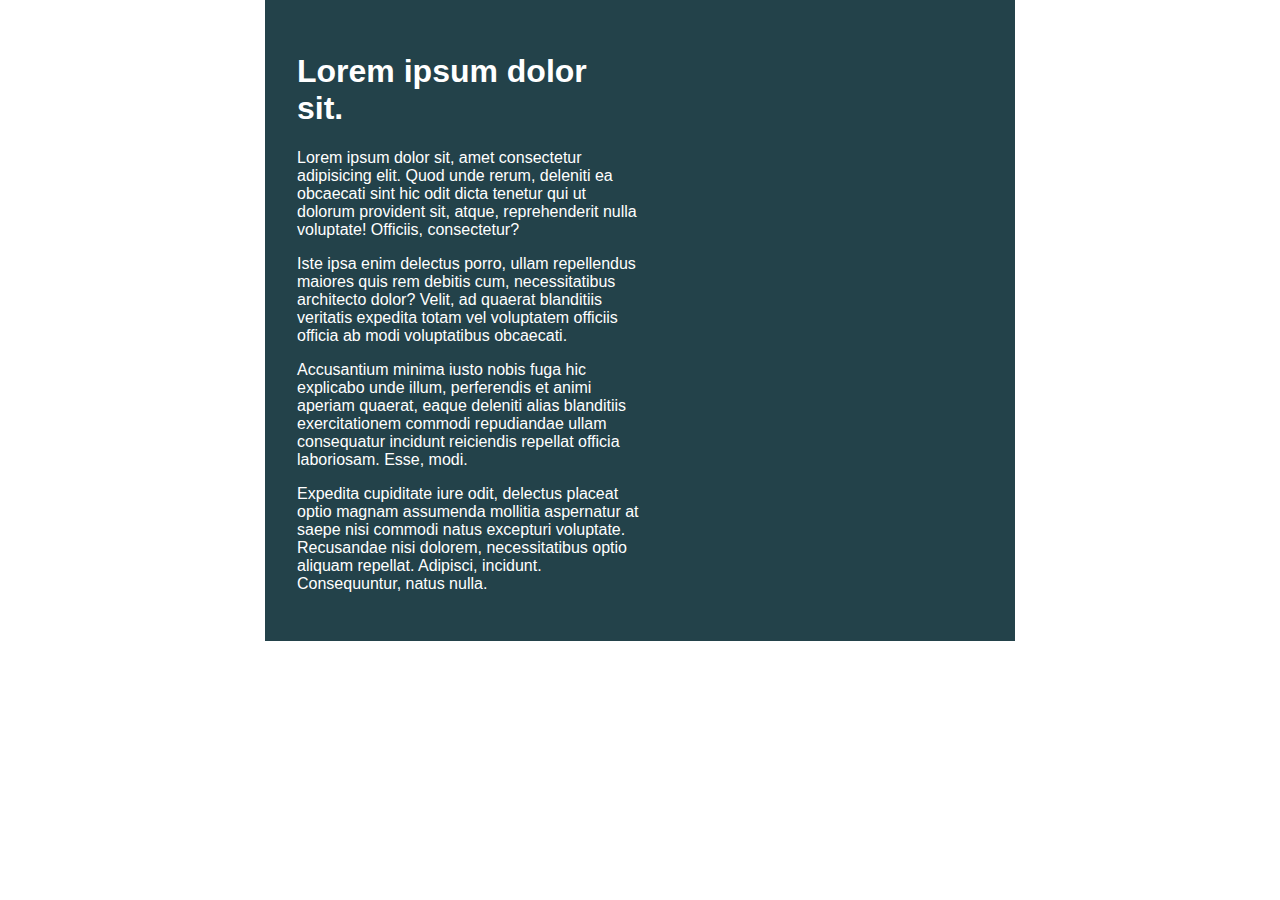
<file: crl-01/index.html>
<!DOCTYPE html>
<html lang="en">

<head>
    <meta charset="UTF-8">
    <meta name="viewport" content="width=device-width, initial-scale=1.0">
    <title>Day 01</title>

    <link rel="stylesheet" href="style.css">
</head>

<body>
    <div class="container">
        <div class="intro-content">
            <h1>Lorem ipsum dolor sit.</h1>
            <p>Lorem ipsum dolor sit, amet consectetur adipisicing elit. Quod unde rerum, deleniti ea obcaecati sint hic
                odit dicta tenetur qui ut dolorum provident sit, atque, reprehenderit nulla voluptate! Officiis,
                consectetur?</p>
            <p>Iste ipsa enim delectus porro, ullam repellendus maiores quis rem debitis cum, necessitatibus architecto
                dolor? Velit, ad quaerat blanditiis veritatis expedita totam vel voluptatem officiis officia ab modi
                voluptatibus obcaecati.</p>
            <p>Accusantium minima iusto nobis fuga hic explicabo unde illum, perferendis et animi aperiam quaerat, eaque
                deleniti alias blanditiis exercitationem commodi repudiandae ullam consequatur incidunt reiciendis
                repellat officia laboriosam. Esse, modi.</p>
            <p>Expedita cupiditate iure odit, delectus placeat optio magnam assumenda mollitia aspernatur at saepe nisi
                commodi natus excepturi voluptate. Recusandae nisi dolorem, necessitatibus optio aliquam repellat.
                Adipisci, incidunt. Consequuntur, natus nulla.</p>
        </div>
    </div>
</body>

</html>
</file>
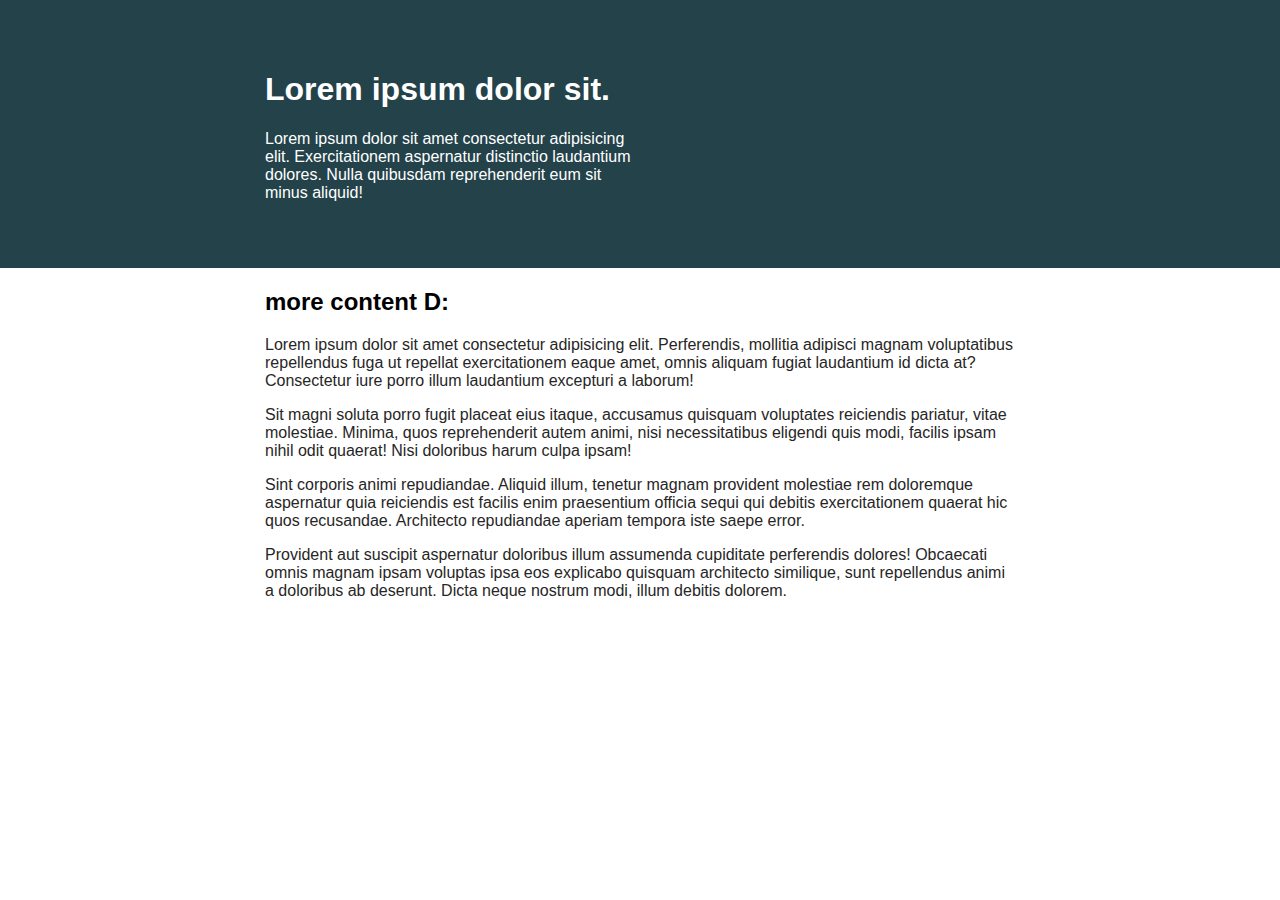
<file: crl-02/index.html>
<!DOCTYPE html>
<html lang="en">
  <head>
    <meta charset="UTF-8" />
    <meta name="viewport" content="width=device-width, initial-scale=1.0" />
    <title>Day 01</title>

    <link rel="stylesheet" href="style.css" />
  </head>
  <body>
    <div class="wrapper">
      <div class="container">
        <div class="intro-content">
          <h1>Lorem ipsum dolor sit.</h1>
          <p>
            Lorem ipsum dolor sit amet consectetur adipisicing elit.
            Exercitationem aspernatur distinctio laudantium dolores. Nulla
            quibusdam reprehenderit eum sit minus aliquid!
          </p>
        </div>
      </div>
    </div>

    <div class="container sub-content">
      <h2>more content D:</h2>
      <p>
        Lorem ipsum dolor sit amet consectetur adipisicing elit. Perferendis,
        mollitia adipisci magnam voluptatibus repellendus fuga ut repellat
        exercitationem eaque amet, omnis aliquam fugiat laudantium id dicta at?
        Consectetur iure porro illum laudantium excepturi a laborum!
      </p>
      <p>
        Sit magni soluta porro fugit placeat eius itaque, accusamus quisquam
        voluptates reiciendis pariatur, vitae molestiae. Minima, quos
        reprehenderit autem animi, nisi necessitatibus eligendi quis modi,
        facilis ipsam nihil odit quaerat! Nisi doloribus harum culpa ipsam!
      </p>
      <p>
        Sint corporis animi repudiandae. Aliquid illum, tenetur magnam provident
        molestiae rem doloremque aspernatur quia reiciendis est facilis enim
        praesentium officia sequi qui debitis exercitationem quaerat hic quos
        recusandae. Architecto repudiandae aperiam tempora iste saepe error.
      </p>
      <p>
        Provident aut suscipit aspernatur doloribus illum assumenda cupiditate
        perferendis dolores! Obcaecati omnis magnam ipsam voluptas ipsa eos
        explicabo quisquam architecto similique, sunt repellendus animi a
        doloribus ab deserunt. Dicta neque nostrum modi, illum debitis dolorem.
      </p>
    </div>
  </body>
</html>
</file>
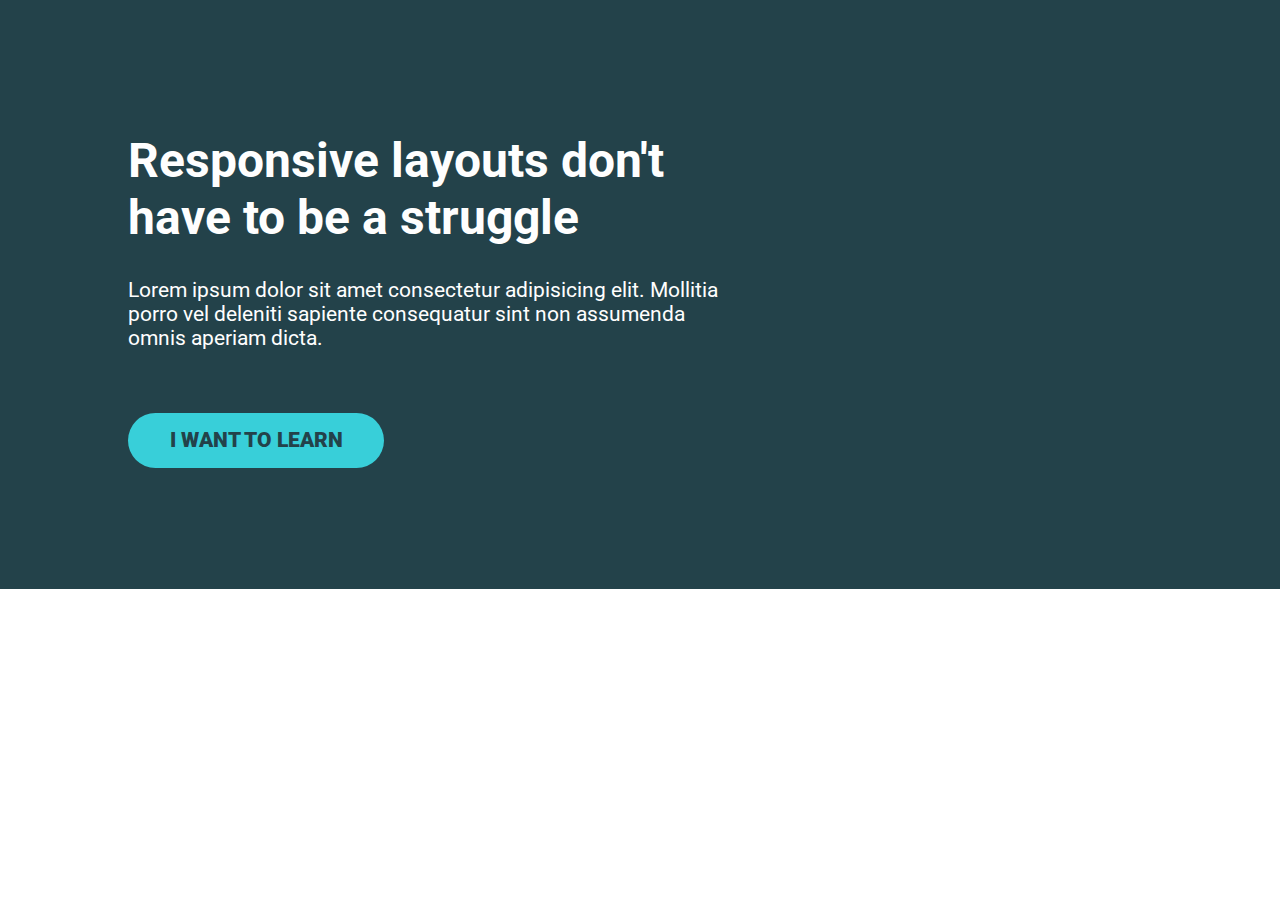
<file: crl-03/index.html>
<!DOCTYPE html>
<html lang="en">
  <head>
    <meta charset="UTF-8" />
    <meta http-equiv="X-UA-Compatible" content="IE=edge" />
    <meta name="viewport" content="width=device-width, initial-scale=1.0" />
    <title>CRL</title>
    <link rel="preconnect" href="https://fonts.googleapis.com" />
    <link rel="preconnect" href="https://fonts.gstatic.com" crossorigin />
    <link
      href="https://fonts.googleapis.com/css2?family=Roboto:wght@400;900&display=swap"
      rel="stylesheet"
    />
    <link rel="stylesheet" href="style.css" />
  </head>
  <body>
    <div class="hero-section">
      <div class="container">
        <div class="hero__content">
          <h1>Responsive layouts don't have to be a struggle</h1>
          <p>
            Lorem ipsum dolor sit amet consectetur adipisicing elit. Mollitia
            porro vel deleniti sapiente consequatur sint non assumenda omnis
            aperiam dicta.
          </p>
          <p class="hero__btn-wrapper"><a href="#" class="btn">I want to learn</a></p>
        </div>
      </div>
    </div>
  </body>
</html>
</file>
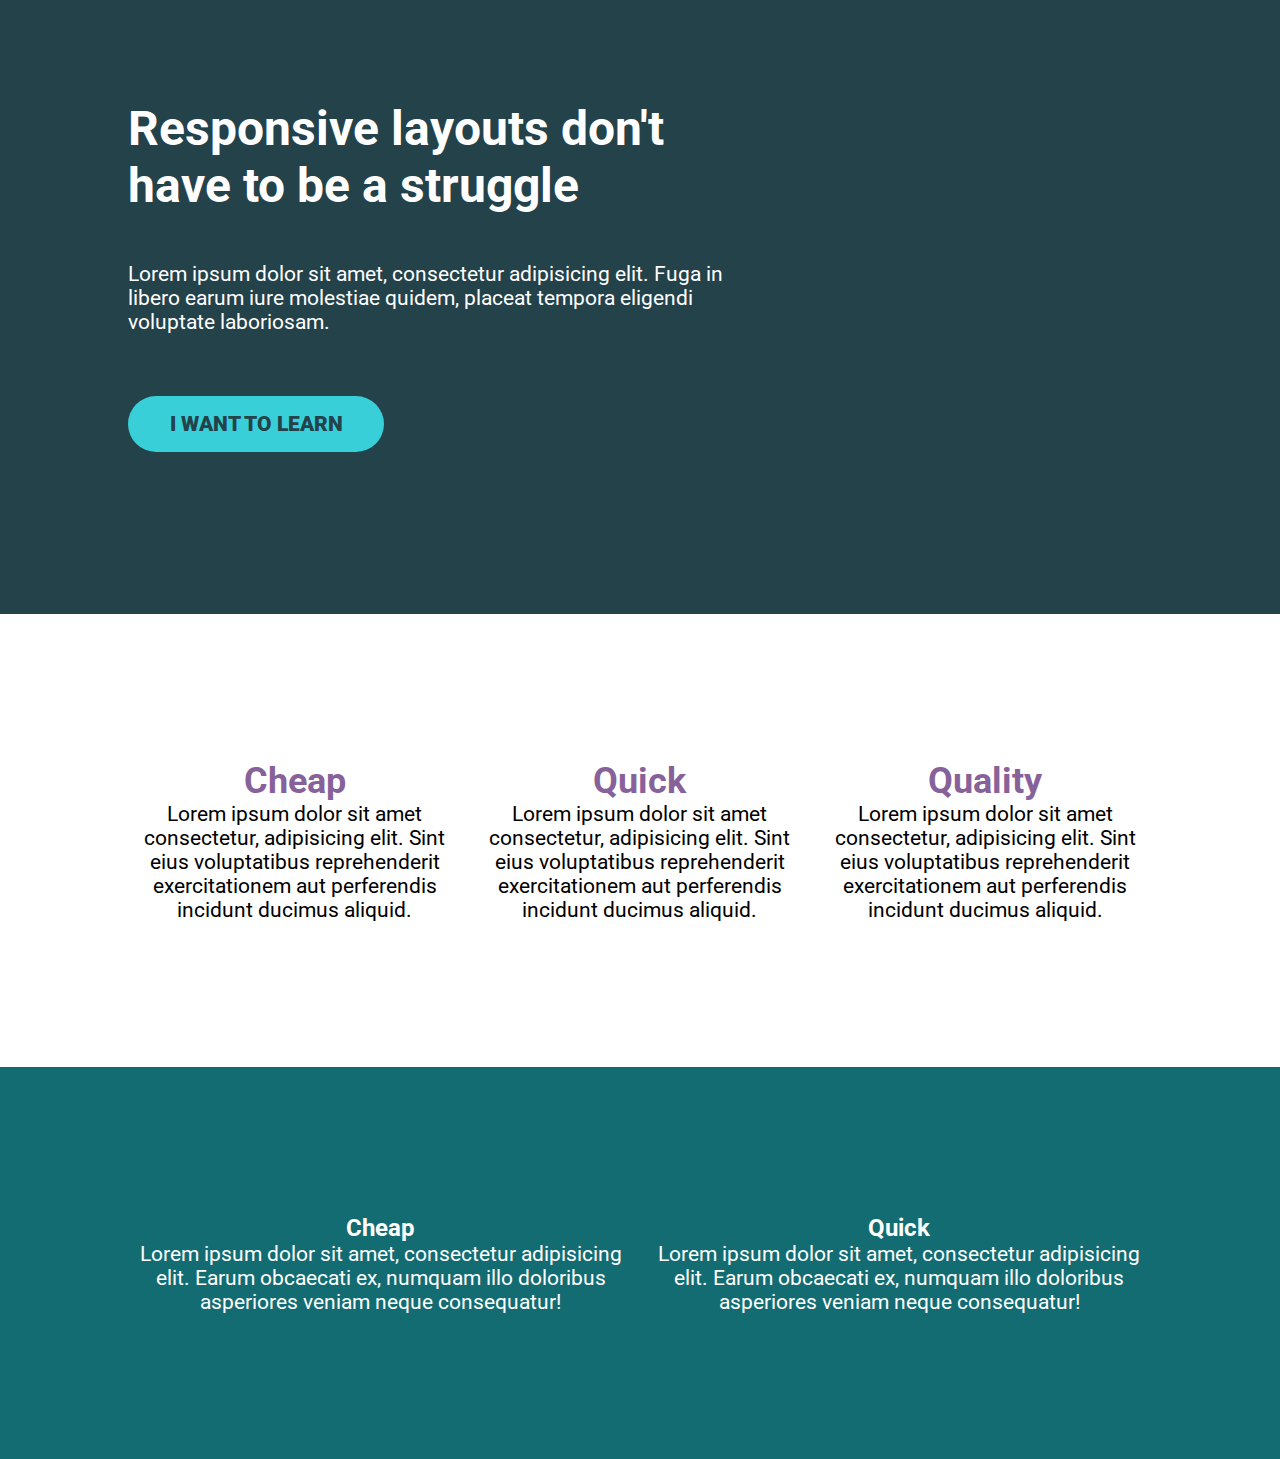
<file: crl-04/index.html>
<!DOCTYPE html>
<html lang="en">
  <head>
    <meta charset="UTF-8" />
    <meta http-equiv="X-UA-Compatible" content="IE=edge" />
    <meta name="viewport" content="width=device-width, initial-scale=1.0" />
    <title>CRL-04</title>
    <link rel="preconnect" href="https://fonts.googleapis.com" />
    <link rel="preconnect" href="https://fonts.gstatic.com" crossorigin />
    <link
      href="https://fonts.googleapis.com/css2?family=Roboto:wght@400;900&display=swap"
      rel="stylesheet"
    />
    <link rel="stylesheet" href="style.css" />
  </head>
  <body>
    <div class="hero-section">
      <div class="container">
        <div class="hero__content">
          <h1>Responsive layouts don't have to be a struggle</h1>
          <p>
            Lorem ipsum dolor sit amet, consectetur adipisicing elit. Fuga in
            libero earum iure molestiae quidem, placeat tempora eligendi
            voluptate laboriosam.
          </p>
          <p><a class="btn" href="#">I want to learn</a></p>
        </div>
      </div>
    </div>
    <section class="second-section">
      <div class="container row">
        <div class="col">
          <h3 class="section__heading">Cheap</h3>
          <p class="section__subtext">
            Lorem ipsum dolor sit amet consectetur, adipisicing elit. Sint eius
            voluptatibus reprehenderit exercitationem aut perferendis incidunt
            ducimus aliquid.
          </p>
        </div>
        <div class="col">
          <h3 class="section__heading">Quick</h3>
          <p class="section__subtext">
            Lorem ipsum dolor sit amet consectetur, adipisicing elit. Sint eius
            voluptatibus reprehenderit exercitationem aut perferendis incidunt
            ducimus aliquid.
          </p>
        </div>
        <div class="col">
          <h3 class="section__heading">Quality</h3>
          <p class="section__subtext">
            Lorem ipsum dolor sit amet consectetur, adipisicing elit. Sint eius
            voluptatibus reprehenderit exercitationem aut perferendis incidunt
            ducimus aliquid.
          </p>
        </div>
      </div>
    </section>
    <section class="third-section">
      <div class="container row">
        <div class="col">
          <h3>Cheap</h3>
          <p class="section__subtext">
            Lorem ipsum dolor sit amet, consectetur adipisicing elit. Earum
            obcaecati ex, numquam illo doloribus asperiores veniam neque
            consequatur!
          </p>
        </div>
        <div class="col">
          <h3>Quick</h3>
          <p class="section__subtext">
            Lorem ipsum dolor sit amet, consectetur adipisicing elit. Earum
            obcaecati ex, numquam illo doloribus asperiores veniam neque
            consequatur!
          </p>
        </div>
      </div>
    </section>
  </body>
</html>
</file>
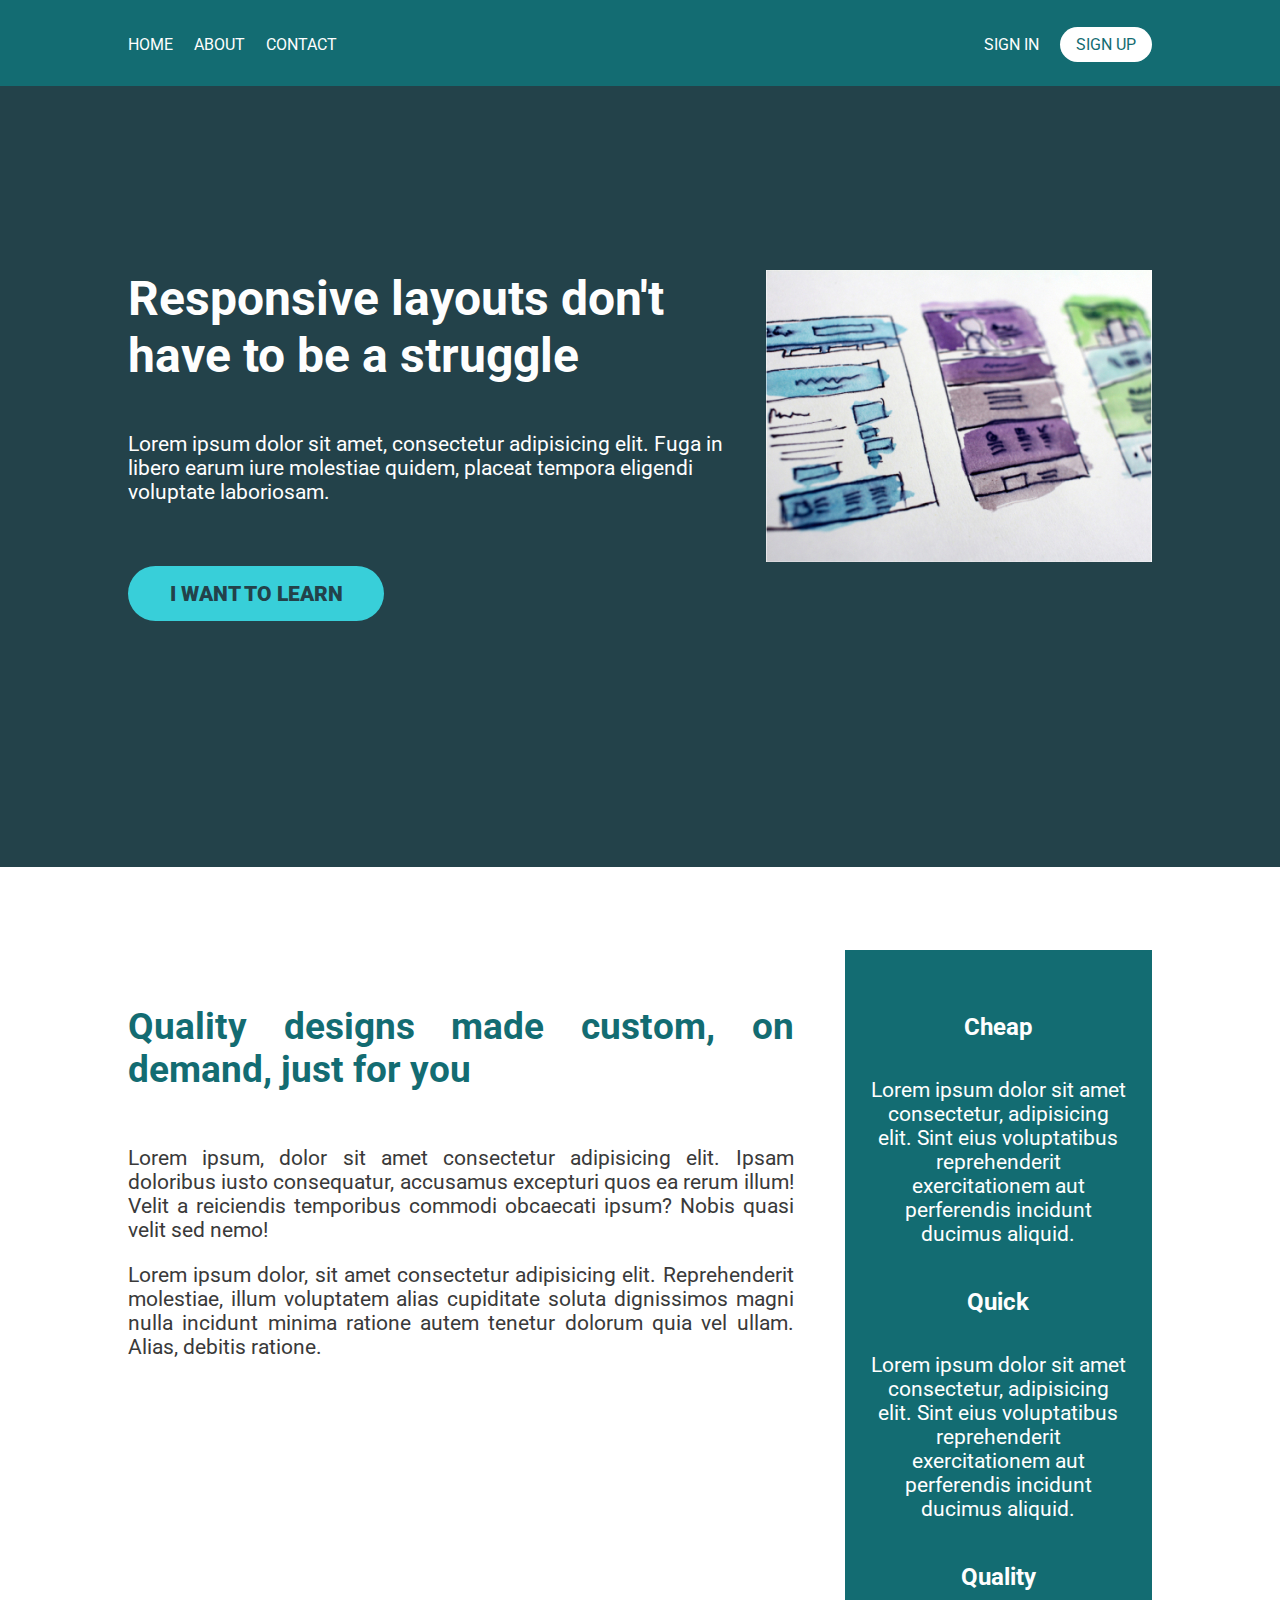
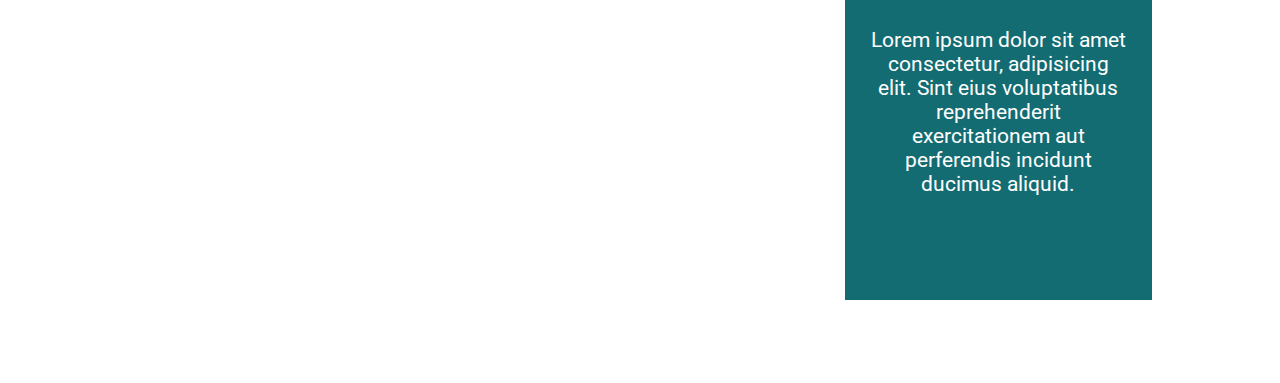
<file: crl-05/index.html>
<!DOCTYPE html>
<html lang="en">
  <head>
    <meta charset="UTF-8" />
    <meta http-equiv="X-UA-Compatible" content="IE=edge" />
    <meta name="viewport" content="width=device-width, initial-scale=1.0" />
    <title>CRL-04</title>
    <link rel="preconnect" href="https://fonts.googleapis.com" />
    <link rel="preconnect" href="https://fonts.gstatic.com" crossorigin />
    <link
      href="https://fonts.googleapis.com/css2?family=Roboto:wght@400;900&display=swap"
      rel="stylesheet"
    />
    <link rel="stylesheet" href="style.css" />
  </head>
  <body>
    <header class="header">
      <nav class="nav container">
        <ul class="nav__list">
          <li class="nav__item">
            <a href="#" class="nav__link">Home</a>
          </li>
          <li class="nav__item">
            <a href="#" class="nav__link">About</a>
          </li>
          <li class="nav__item">
            <a href="#" class="nav__link">Contact</a>
          </li>
        </ul>
        <ul class="nav__list">
          <li class="nav__item">
            <a href="#" class="nav__link">Sign in</a>
          </li>
          <li class="nav__item">
            <a href="#" class="nav__link nav__link--button">Sign up</a>
          </li>
        </ul>
      </nav>
    </header>
    <div class="hero-section">
      <div class="container row">
        <div class="hero__content">
          <h1>Responsive layouts don't have to be a struggle</h1>
          <p>
            Lorem ipsum dolor sit amet, consectetur adipisicing elit. Fuga in
            libero earum iure molestiae quidem, placeat tempora eligendi
            voluptate laboriosam.
          </p>
          <p><a class="btn" href="#">I want to learn</a></p>
        </div>
        <div class="hero-section__image">
          <img src="./img/hero-img.jpg" alt="website sketches" />
        </div>
      </div>
    </div>
    <section class="section-2">
      <div class="container row">
        <div class="section-2__content">
          <h2>Quality designs made custom, on demand, just for you</h2>
          <p>
            Lorem ipsum, dolor sit amet consectetur adipisicing elit. Ipsam
            doloribus iusto consequatur, accusamus excepturi quos ea rerum
            illum! Velit a reiciendis temporibus commodi obcaecati ipsum? Nobis
            quasi velit sed nemo!
          </p>
          <p>
            Lorem ipsum dolor, sit amet consectetur adipisicing elit.
            Reprehenderit molestiae, illum voluptatem alias cupiditate soluta
            dignissimos magni nulla incidunt minima ratione autem tenetur
            dolorum quia vel ullam. Alias, debitis ratione.
          </p>
        </div>
        <aside class="aside">
          <div class="aside__block">
            <h3 class="section__heading">Cheap</h3>
            <p class="section__subtext">
              Lorem ipsum dolor sit amet consectetur, adipisicing elit. Sint
              eius voluptatibus reprehenderit exercitationem aut perferendis
              incidunt ducimus aliquid.
            </p>
          </div>
          <div class="aside__block">
            <h3 class="section__heading">Quick</h3>
            <p class="section__subtext">
              Lorem ipsum dolor sit amet consectetur, adipisicing elit. Sint
              eius voluptatibus reprehenderit exercitationem aut perferendis
              incidunt ducimus aliquid.
            </p>
          </div>
          <div class="aside__block">
            <h3 class="section__heading">Quality</h3>
            <p class="section__subtext">
              Lorem ipsum dolor sit amet consectetur, adipisicing elit. Sint
              eius voluptatibus reprehenderit exercitationem aut perferendis
              incidunt ducimus aliquid.
            </p>
          </div>
        </aside>
      </div>
    </section>
  </body>
</html>
</file>
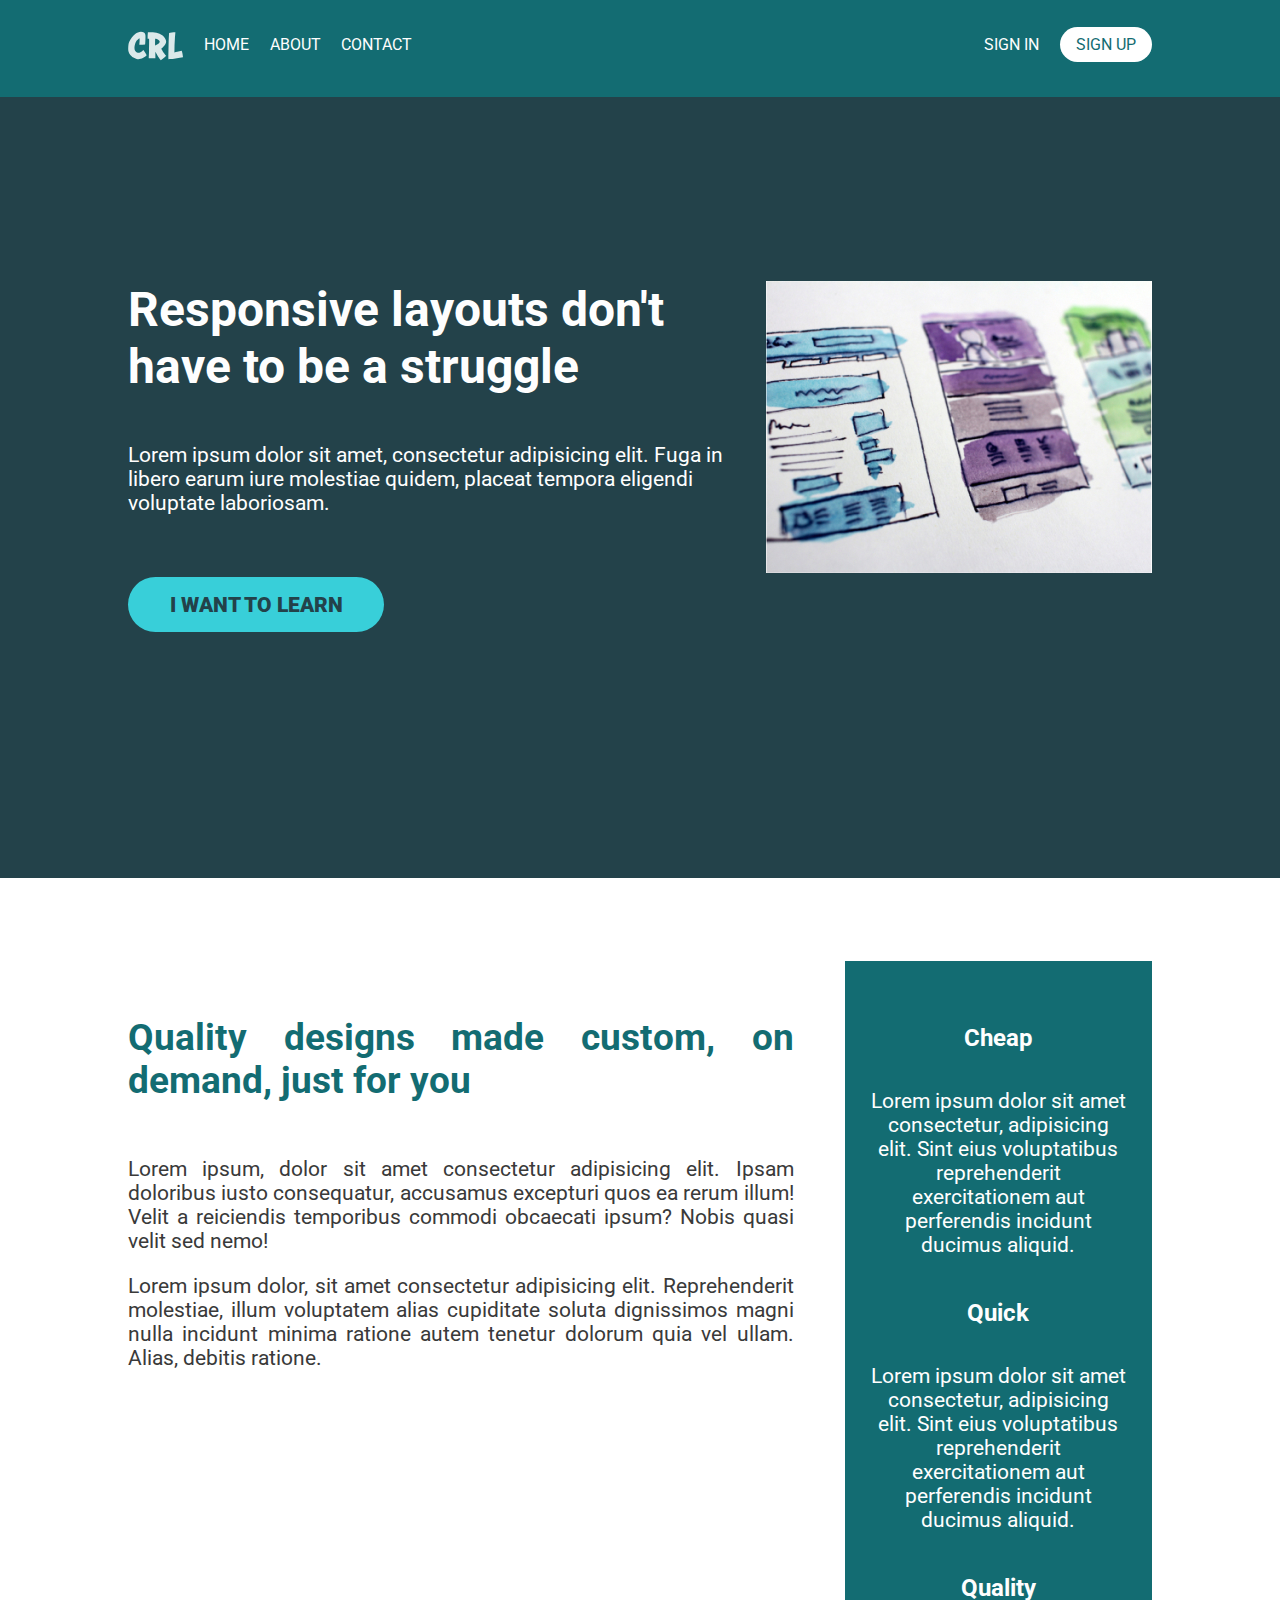
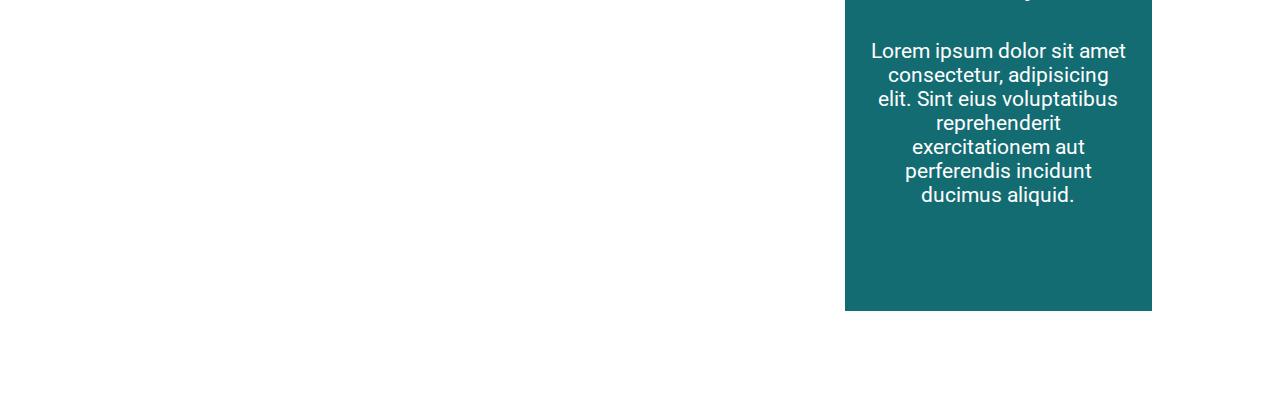
<file: crl-06/index.html>
<!DOCTYPE html>
<html lang="en">
  <head>
    <meta charset="UTF-8" />
    <meta http-equiv="X-UA-Compatible" content="IE=edge" />
    <meta name="viewport" content="width=device-width, initial-scale=1.0" />
    <title>CRL-04</title>
    <link rel="preconnect" href="https://fonts.googleapis.com" />
    <link rel="preconnect" href="https://fonts.gstatic.com" crossorigin />
    <link
      href="https://fonts.googleapis.com/css2?family=Roboto:wght@400;900&display=swap"
      rel="stylesheet"
    />
    <link rel="stylesheet" href="style.css" />
  </head>
  <body>
    <header class="header">
      <div class="container nav__wrapper">
        <div class="logo">
          <img src="./img/logo.svg" alt="conquering responsive layouts" />
        </div>
        <nav class="nav">
          <ul class="nav__list">
            <li class="nav__item">
              <a href="#" class="nav__link">Home</a>
            </li>
            <li class="nav__item">
              <a href="#" class="nav__link">About</a>
            </li>
            <li class="nav__item">
              <a href="#" class="nav__link">Contact</a>
            </li>
          </ul>
          <ul class="nav__list">
            <li class="nav__item">
              <a href="#" class="nav__link">Sign in</a>
            </li>
            <li class="nav__item">
              <a href="#" class="nav__link nav__link--button">Sign up</a>
            </li>
          </ul>
        </nav>
      </div>
    </header>
    <div class="hero-section">
      <div class="container row">
        <div class="hero__content">
          <h1>Responsive layouts don't have to be a struggle</h1>
          <p>
            Lorem ipsum dolor sit amet, consectetur adipisicing elit. Fuga in
            libero earum iure molestiae quidem, placeat tempora eligendi
            voluptate laboriosam.
          </p>
          <p><a class="btn" href="#">I want to learn</a></p>
        </div>
        <div class="hero-section__image">
          <img src="./img/hero-img.jpg" alt="website sketches" />
        </div>
      </div>
    </div>
    <section class="section-2">
      <div class="container row">
        <div class="section-2__content">
          <h2>Quality designs made custom, on demand, just for you</h2>
          <p>
            Lorem ipsum, dolor sit amet consectetur adipisicing elit. Ipsam
            doloribus iusto consequatur, accusamus excepturi quos ea rerum
            illum! Velit a reiciendis temporibus commodi obcaecati ipsum? Nobis
            quasi velit sed nemo!
          </p>
          <p>
            Lorem ipsum dolor, sit amet consectetur adipisicing elit.
            Reprehenderit molestiae, illum voluptatem alias cupiditate soluta
            dignissimos magni nulla incidunt minima ratione autem tenetur
            dolorum quia vel ullam. Alias, debitis ratione.
          </p>
        </div>
        <aside class="aside">
          <div class="aside__block">
            <h3 class="section__heading">Cheap</h3>
            <p class="section__subtext">
              Lorem ipsum dolor sit amet consectetur, adipisicing elit. Sint
              eius voluptatibus reprehenderit exercitationem aut perferendis
              incidunt ducimus aliquid.
            </p>
          </div>
          <div class="aside__block">
            <h3 class="section__heading">Quick</h3>
            <p class="section__subtext">
              Lorem ipsum dolor sit amet consectetur, adipisicing elit. Sint
              eius voluptatibus reprehenderit exercitationem aut perferendis
              incidunt ducimus aliquid.
            </p>
          </div>
          <div class="aside__block">
            <h3 class="section__heading">Quality</h3>
            <p class="section__subtext">
              Lorem ipsum dolor sit amet consectetur, adipisicing elit. Sint
              eius voluptatibus reprehenderit exercitationem aut perferendis
              incidunt ducimus aliquid.
            </p>
          </div>
        </aside>
      </div>
    </section>
  </body>
</html>
</file>
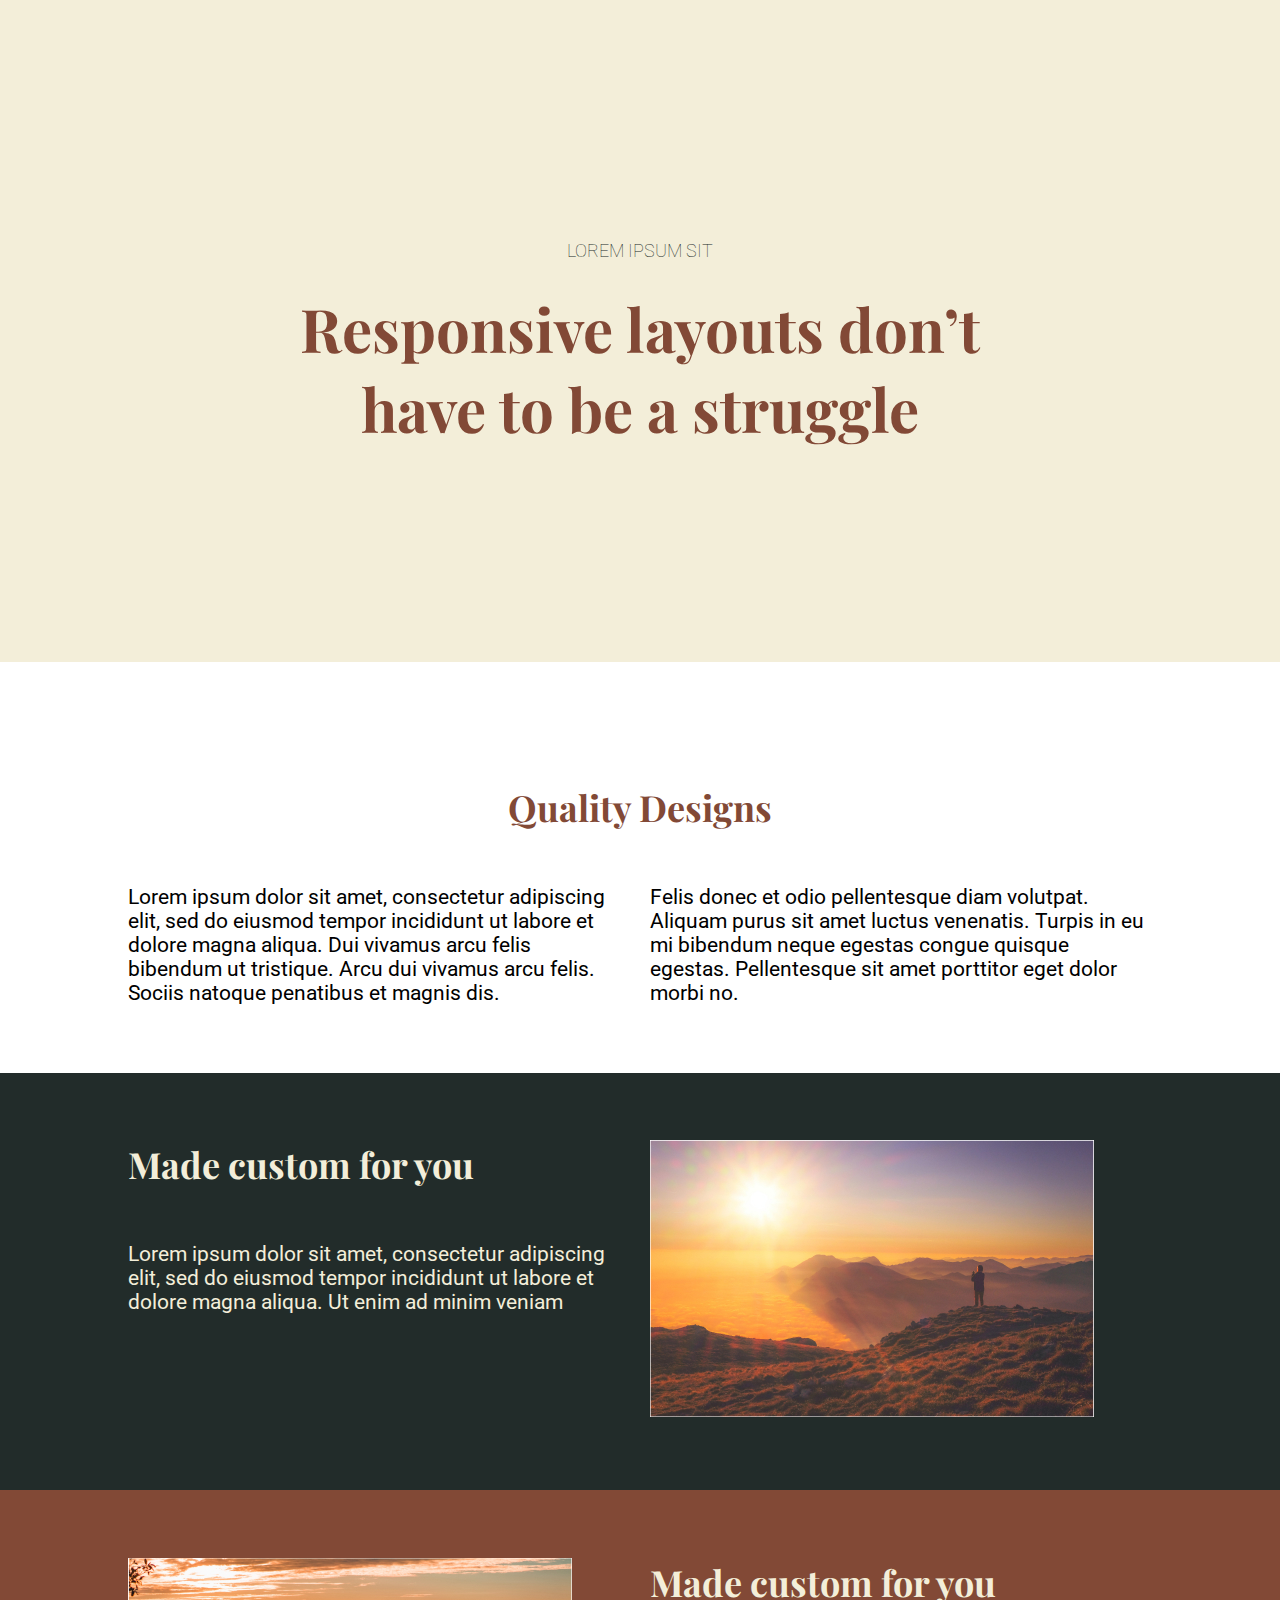
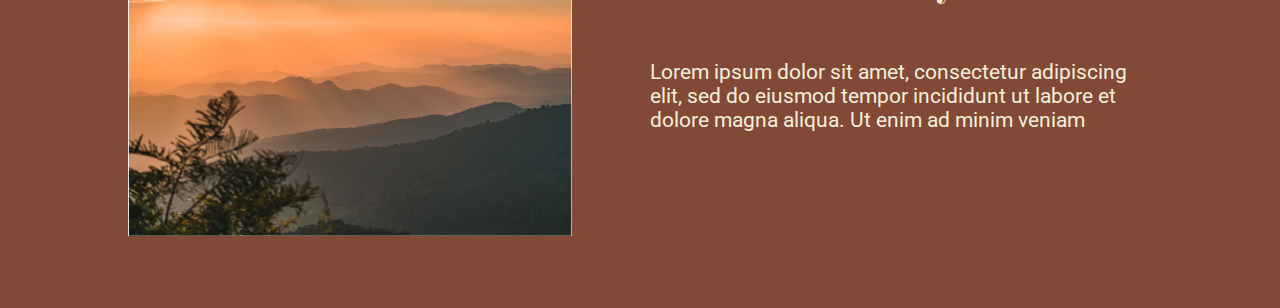
<file: crl-07/index.html>
<!DOCTYPE html>
<html lang="en">
  <head>
    <meta charset="UTF-8" />
    <meta http-equiv="X-UA-Compatible" content="IE=edge" />
    <meta name="viewport" content="width=device-width, initial-scale=1.0" />
    <title>Document</title>
    <link rel="preconnect" href="https://fonts.googleapis.com" />
    <link rel="preconnect" href="https://fonts.gstatic.com" crossorigin />
    <link
      href="https://fonts.googleapis.com/css2?family=Playfair+Display&family=Roboto:wght@300;400&display=swap"
      rel="stylesheet"
    />
    <link rel="stylesheet" href="style.css" />
  </head>
  <body>
    <section class="hero-section">
      <div class="container d-flex">
        <div class="hero-section__content-wrapper">
          <span class="hero-section__leading-text">lorem ipsum sit</span>
          <h1 class="hero-section__main-hero-text">
            Responsive layouts don’t have to be a struggle
          </h1>
        </div>
      </div>
    </section>
    <section class="section-2">
      <div class="container section-2__content-wrapper">
        <h2 class="title">Quality Designs</h2>
        <div class="d-flex">
          <p class="p-text col">
            Lorem ipsum dolor sit amet, consectetur adipiscing elit, sed do
            eiusmod tempor incididunt ut labore et dolore magna aliqua. Dui
            vivamus arcu felis bibendum ut tristique. Arcu dui vivamus arcu
            felis. Sociis natoque penatibus et magnis dis.
          </p>
          <p class="p-text col">
            Felis donec et odio pellentesque diam volutpat. Aliquam purus sit
            amet luctus venenatis. Turpis in eu mi bibendum neque egestas congue
            quisque egestas. Pellentesque sit amet porttitor eget dolor morbi
            no.
          </p>
        </div>
      </div>
    </section>
    <section class="section-3">
      <div class="container d-flex">
        <div class="col">
          <h2 class="sections-3-4--title title">Made custom for you</h2>
          <p>
            Lorem ipsum dolor sit amet, consectetur adipiscing elit, sed do
            eiusmod tempor incididunt ut labore et dolore magna aliqua. Ut enim
            ad minim veniam
          </p>
        </div>
        <div class="col section-image">
          <img src="./images/image-01.jpg" alt="sunset view on a mountain" />
        </div>
      </div>
    </section>
    <section class="section-4">
      <div class="container d-flex">
        <div class="col section-image">
          <img src="./images/image-02.jpg" alt="sunset view on a mountain" />
        </div>
        <div class="col">
          <h2 class="sections-3-4--title title">Made custom for you</h2>
          <p>
            Lorem ipsum dolor sit amet, consectetur adipiscing elit, sed do
            eiusmod tempor incididunt ut labore et dolore magna aliqua. Ut enim
            ad minim veniam
          </p>
        </div>
      </div>
    </section>
  </body>
</html>
</file>
<file: crl-01/style.css>
/* INSTRUCTIONS
 *
 * 1) Limit the total width of
 *    the .intro-conent to about half
 *    of it's parent
 *
 * 2) Stop the text from overflowing
 *    out the bottom at small screen
 *    widths
 *
 * You may modify the HTML if needed
 *
 */

* {
  box-sizing: border-box;
}

body {
  margin: 0;
  font-family: sans-serif;
}

.container {
  background: #23424a;
  color: white;

  width: 80%;
  max-width: 750px;
  margin: 0 auto;

  padding: 2em;
}
.intro-content{
  width: 50%;

}
</file>
<file: crl-02/style.css>
/* INSTRUCTIONS
 *
 * 1) Keep the text inside .intro-content
 *    in the same place, but have the background
 *    extend from one side of the viewport
 *    to the other, no matter how wide or narrow
 *    the browser is.
 *
 * 2) Limit the maximum width of the text in the
 *    bottom area.
 *
 * You may modify the HTML if needed
 * (you probably should for this challenge)
 *
 */

* {
  box-sizing: border-box;
}

body {
  margin: 0;
  font-family: sans-serif;
}
.wrapper {
  width: 100%;
  background: #23424a;
}
.container {
  width: 80%;
  max-width: 750px;
  margin: 0 auto;
}
.intro-content {
  width: 50%;
  color: white;
  padding: 50px 0;
}
.sub-content {
  color: #000000;
}
.sub-content > p {
  color: #272626;
}
</file>
<file: crl-03/style.css>
*,
::before,
::after {
  box-sizing: border-box;
}
body {
  font-family: "Roboto", sans-serif;
  margin: 0;
  font-size: 1.3rem;
}

.hero-section {
  background: #23424a;
  width: 100%;
  padding: 100px 0;
  color: #fefefe;
}
.container {
  width: 80%;
  max-width: 1100px;
  margin: 0 auto;
}
.hero__content {
  width: 60%;
}
.hero__content h1 {
  font-size: 3rem;
}
.hero p {
  margin-bottom: 3em;
}
.hero__btn-wrapper{
  margin-top: 3em;
}
.btn {
  display: inline-block;
  text-decoration: none;
  text-transform: uppercase;
  background-color: #38cfd9;
  color: #23424a;
  padding: 0.75em 2em;
  border-radius: 50px;
  font-weight: 900;
}
.btn:hover, .btn:focus{
  opacity: .75;
}
</file>
<file: crl-04/style.css>
*,
::after,
::before {
  box-sizing: border-box;
  margin: 0;
}
body {
  font-size: 1.3rem;
  font-family: "Roboto", sans-serif;
}
.hero-section {
  background-color: #23424a;
  width: 100%;
  color: #fefefe;
  padding: 100px 0;
}
.container {
  width: 80%;
  max-width: 1100px;
  margin: 0 auto;
}
.hero__content {
  width: 60%;
}
.hero__content h1 {
  font-size: 3rem;
  padding-bottom: 1em;
}
.hero__content p {
  padding-bottom: 3em;
}
.btn {
  text-decoration: none;
  text-transform: uppercase;
  color: #23424a;
  padding: 0.75em 2em;
  background-color: #38cfd9;
  display: inline-block;
  font-weight: 900;
  border-radius: 50px;
}
.btn:hover,
.btn:focus {
  opacity: 0.75;
}

.row {
  display: flex;
  padding: 4em 0;
}
.row .col {
  width: 100%;
  text-align: center;
}
.row .col + .col {
  margin-left: 0.6em;
}
.second-section {
  padding: 3em 0;
}
.second-section .section__heading {
  font-size: 2.25rem;
  color: #87629a;
}
.third-section {
  background-color: #136c72;
  color: #fefefe;
  padding: 3em 0;
}
</file>
<file: crl-05/style.css>
*,
::after,
::before {
  box-sizing: border-box;
  margin: 0;
}
body {
  font-size: 1.3rem;
  font-family: "Roboto", sans-serif;
}
img {
  max-width: 100%;
}
.btn {
  text-decoration: none;
  text-transform: uppercase;
  color: #23424a;
  padding: 0.75em 2em;
  background-color: #38cfd9;
  display: inline-block;
  font-weight: 900;
  border-radius: 50px;
}
.btn:hover,
.btn:focus {
  opacity: 0.75;
}

/*
NAVIGATION 
*/
.header {
  background-color: #136c72;
  padding: 1.5em 0;
}
.nav {
  display: flex;
  justify-content: space-between;
  text-transform: uppercase;
}
.nav__list {
  list-style: none;
  margin: 0;
  padding: 0;
  display: flex;
}
.nav__item + .nav__item {
  margin-left: 1em;
}
.nav__link {
  text-decoration: none;
  color: #fefefe;
  font-size: 1rem;
}
.nav__link:hover,
.nav__link:focus {
  opacity: 0.75;
}
.nav__link--button {
  background-color: #ffff;
  color: #136c72;
  padding: 0.5em 1em;
  border-radius: 50px;
}
.nav__link--button:hover,
.nav__link--button:focus {
  opacity: 0.75;
}
/*
HERO SECTION
*/
.hero-section {
  background-color: #23424a;
  width: 100%;
  color: #fefefe;
  padding: 100px 0;
}
.container {
  width: 80%;
  max-width: 1100px;
  margin: 0 auto;
}
.hero__content {
  width: 60%;
}
.hero__content h1 {
  font-size: 3rem;
  padding-bottom: 1em;
}
.hero__content p {
  padding-bottom: 3em;
}

.hero-section__image {
  align-self: flex-start;
}

.row {
  display: flex;
  padding: 4em 0;
  justify-content: space-between;
}

/*
SECTION 2
*/
.section-2__content {
  width: 65%;
  text-align: justify;
}
.section-2__content h2 {
  color: #136c72;
  font-size: 2.3rem;
  margin: 1.5em 0;
}
.section-2__content p {
  margin-bottom: 1em;
  color: #3a3a3a;
}
.aside {
  width: 30%;
  color: #fefefe;
  background-color: #136c72;
  text-align: center;
  padding: 3em 1.2em;
}
.aside__block {
  margin-bottom: 2em;
}
.aside__block .section__heading {
  margin-bottom: 1.5em;
}
</file>
<file: crl-06/style.css>
*,
::after,
::before {
  box-sizing: border-box;
  margin: 0;
}
body {
  font-size: 1.3rem;
  font-family: "Roboto", sans-serif;
}
img {
  max-width: 100%;
}
.btn {
  text-decoration: none;
  text-transform: uppercase;
  color: #23424a;
  padding: 0.75em 2em;
  background-color: #38cfd9;
  display: inline-block;
  font-weight: 900;
  border-radius: 50px;
}
.btn:hover,
.btn:focus {
  opacity: 0.75;
}

/*
NAVIGATION 
*/
.header {
  background-color: #136c72;
  padding: 1.5em 0;
}
.nav__wrapper {
  display: flex;
  justify-content: space-between;
}
.nav {
  display: flex;
  justify-content: space-between;
  text-transform: uppercase;
  flex-grow: 1;
  flex-shrink: 1;
  margin-left: 1em;
}
.nav__list {
  list-style: none;
  margin: 0;
  padding: 0;
  display: flex;
}
.nav__item + .nav__item {
  margin-left: 1em;
}
.nav__link {
  text-decoration: none;
  color: #fefefe;
  font-size: 1rem;
}
.nav__link:hover,
.nav__link:focus {
  opacity: 0.75;
}
.nav__link--button {
  background-color: #ffff;
  color: #136c72;
  padding: 0.5em 1em;
  border-radius: 50px;
}
.nav__link--button:hover,
.nav__link--button:focus {
  opacity: 0.75;
}
/*
HERO SECTION
*/
.hero-section {
  background-color: #23424a;
  width: 100%;
  color: #fefefe;
  padding: 100px 0;
}
.container {
  width: 80%;
  max-width: 1100px;
  margin: 0 auto;
}
.hero__content {
  width: 60%;
}
.hero__content h1 {
  font-size: 3rem;
  padding-bottom: 1em;
}
.hero__content p {
  padding-bottom: 3em;
}

.hero-section__image {
  align-self: flex-start;
}

.row {
  display: flex;
  padding: 4em 0;
  justify-content: space-between;
}

/*
SECTION 2
*/
.section-2__content {
  width: 65%;
  text-align: justify;
}
.section-2__content h2 {
  color: #136c72;
  font-size: 2.3rem;
  margin: 1.5em 0;
}
.section-2__content p {
  margin-bottom: 1em;
  color: #3a3a3a;
}
.aside {
  width: 30%;
  color: #fefefe;
  background-color: #136c72;
  text-align: center;
  padding: 3em 1.2em;
}
.aside__block {
  margin-bottom: 2em;
}
.aside__block .section__heading {
  margin-bottom: 1.5em;
}

/* MEDIA QUERY */
@media (max-width: 600px) {
  .row {
    display: block;
  }
  .hero__content,
  .section-2__content,
  .aside {
    width: 100%;
  }
}
</file>
<file: crl-07/style.css>
*,
::before,
::after {
  box-sizing: border-box;
  margin: 0;
}
body {
  font-family: "Roboto", sans-serif;
  font-size: 1.3rem;
}
img {
  max-width: 100%;
}
.container {
  width: 80%;
  max-width: 1100px;
  margin: 0 auto;
}
.d-flex {
  display: flex;
  justify-content: center;
}
.p-text {
  font-size: 1.3rem;
  text-align: left;
}
.col {
  width: 50%;
}
.col + .col {
  margin-left: 1em;
}
.section-image {
  align-self: flex-start;
}
.title {
  font-family: "Playfair Display", serif;
  color: #824936;
  font-size: 2.25rem;
  text-align: center;
  padding: 1.5em 0;
}
.sections-3-4--title {
  color: #f3eed9;
  text-align: left;
  padding-top: 0;
}

/* HERO SECTION */
.hero-section {
  background-color: #f3eed9;
  width: 100%;
  padding: 10.25em 0;
  text-align: center;
}
.hero-section__content-wrapper {
  width: 70%;
}
.hero-section__leading-text {
  display: inline-block;
  color: #222c2a;
  font-weight: lighter;
  font-size: 1.13rem;
  text-transform: uppercase;
  margin: 1.5em 0;
}
.hero-section__main-hero-text {
  color: #824936;
  font-family: "Playfair Display", serif;
  font-size: 3.75rem;
}

/* SECTION 2 */
.section-2__content-wrapper {
  padding: 3.25em 0;
}

/* SECTION 3 */
.section-3 {
  background-color: #222c2a;
  color: #f3eed9;
  width: 100%;
  padding: 3.25em 0;
}

/* SECTION 4 */
.section-4 {
  background-color: #824936;
  color: #f3eed9;
  width: 100%;
  padding: 3.25em 0;
}
</file>
